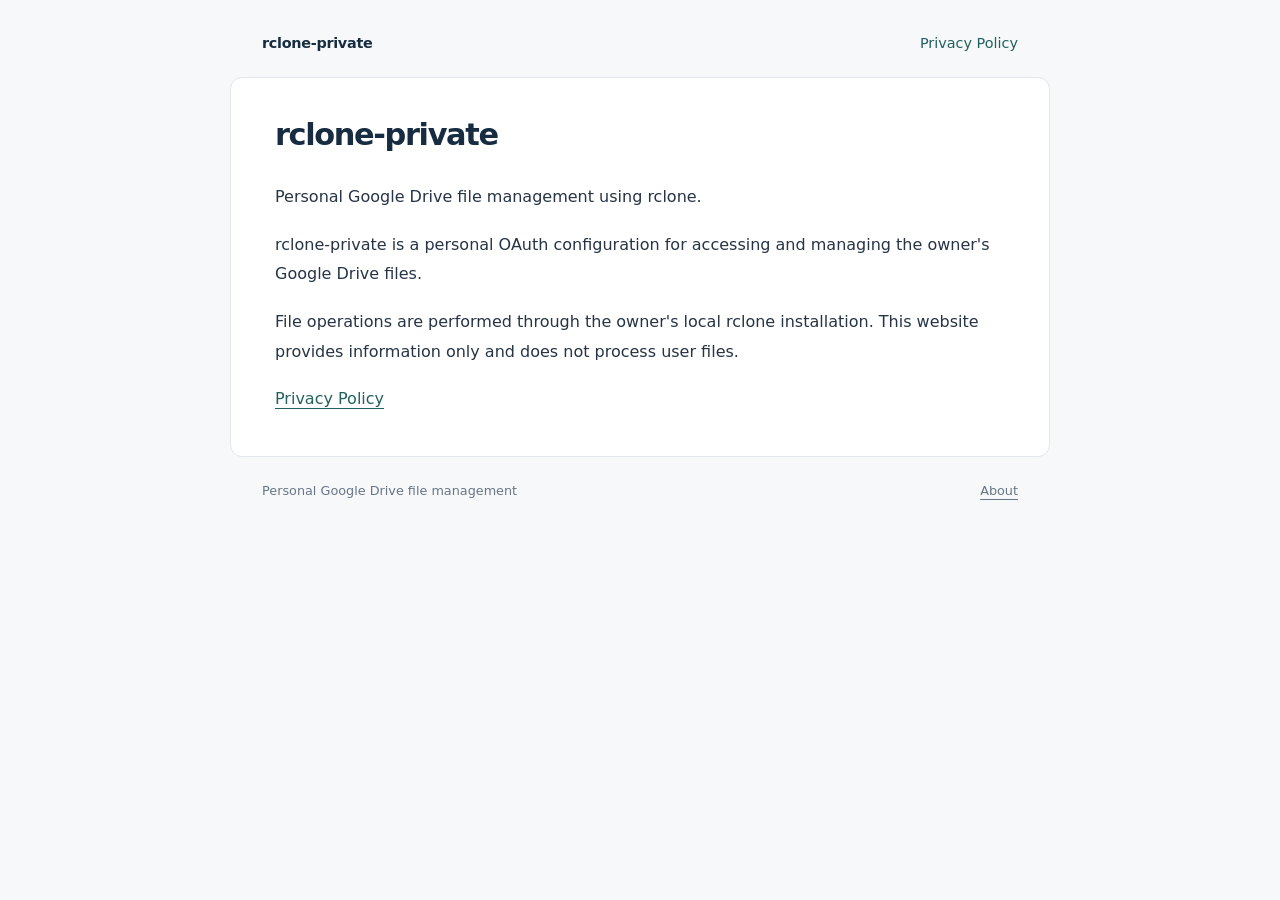
<file: index.html>
<!doctype html>
<html lang="en">
<head>
  <meta charset="utf-8">
  <meta name="viewport" content="width=device-width, initial-scale=1">
  <meta name="description" content="Information and privacy policy for rclone-private, a personal Google Drive file management configuration.">
  <title>rclone-private | Personal Drive File Management</title>
  <link rel="stylesheet" href="style.css">
</head>
<body>
  <header><nav aria-label="Main navigation"><a href="./">rclone-private</a><a href="privacy.html">Privacy Policy</a></nav></header>
  <main>
<h1>rclone-private</h1>
<p>Personal Google Drive file management using rclone.</p>
<p>rclone-private is a personal OAuth configuration for accessing and managing the owner's Google Drive files.</p>
<p>File operations are performed through the owner's local rclone installation. This website provides information only and does not process user files.</p>
<p><a href="privacy.html">Privacy Policy</a></p>
  </main>
  <footer><span>Personal Google Drive file management</span><a href="./">About</a></footer>
</body>
</html>
</file>
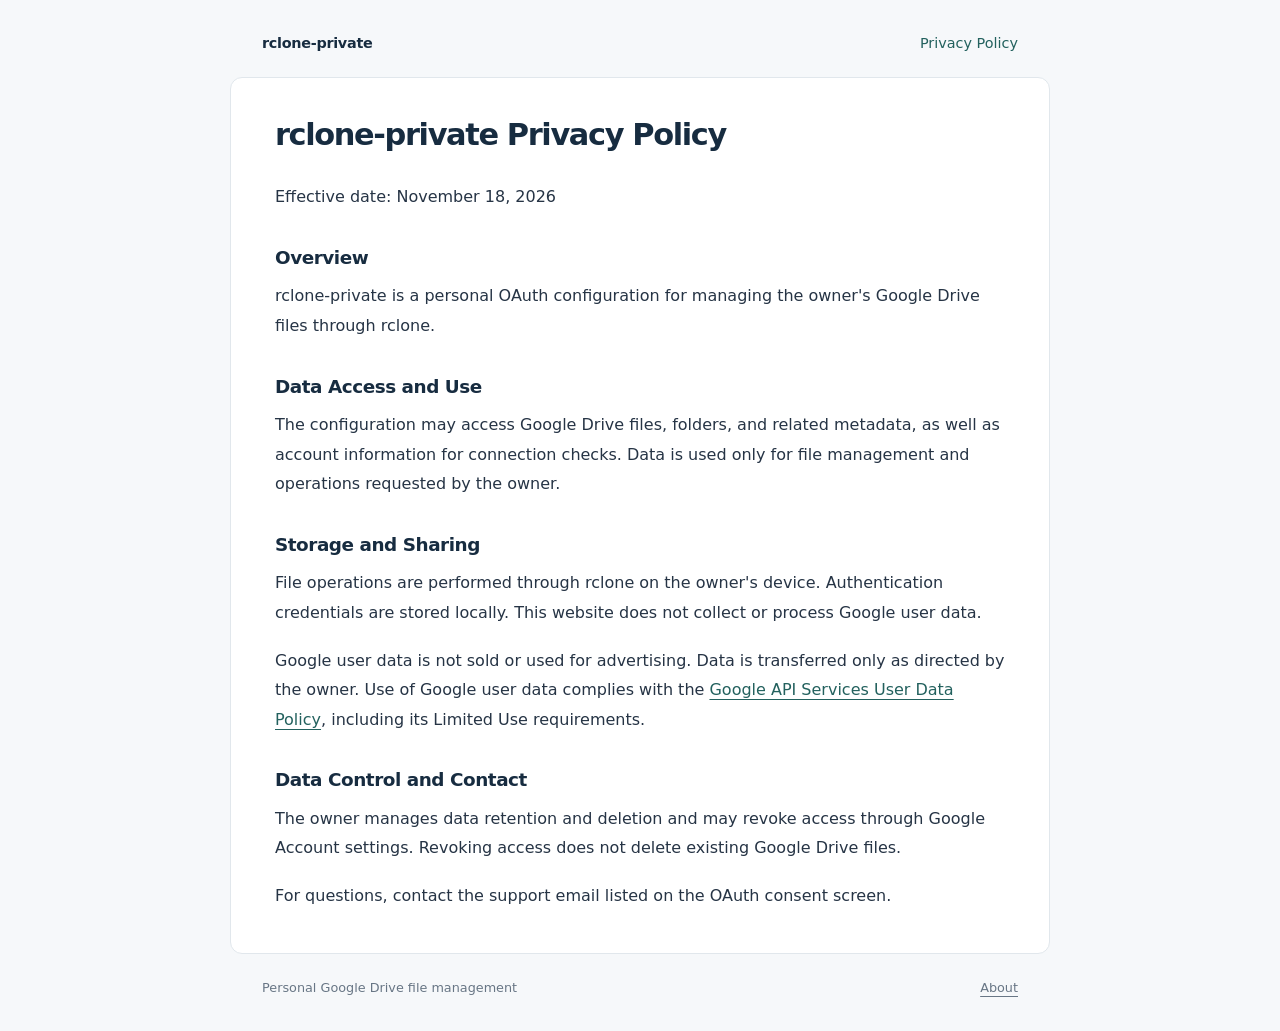
<file: privacy.html>
<!doctype html>
<html lang="en">
<head>
  <meta charset="utf-8">
  <meta name="viewport" content="width=device-width, initial-scale=1">
  <meta name="description" content="Information and privacy policy for rclone-private, a personal Google Drive file management configuration.">
  <title>Privacy Policy | rclone-private</title>
  <link rel="stylesheet" href="style.css">
</head>
<body>
  <header><nav aria-label="Main navigation"><a href="./">rclone-private</a><a href="privacy.html">Privacy Policy</a></nav></header>
  <main>
<h1>rclone-private Privacy Policy</h1>
<p>Effective date: November 18, 2026</p>
<h2>Overview</h2>
<p>rclone-private is a personal OAuth configuration for managing the owner's Google Drive files through rclone.</p>
<h2>Data Access and Use</h2>
<p>The configuration may access Google Drive files, folders, and related metadata, as well as account information for connection checks. Data is used only for file management and operations requested by the owner.</p>
<h2>Storage and Sharing</h2>
<p>File operations are performed through rclone on the owner's device. Authentication credentials are stored locally. This website does not collect or process Google user data.</p>
<p>Google user data is not sold or used for advertising. Data is transferred only as directed by the owner. Use of Google user data complies with the <a href="https://developers.google.com/terms/api-services-user-data-policy">Google API Services User Data Policy</a>, including its Limited Use requirements.</p>
<h2>Data Control and Contact</h2>
<p>The owner manages data retention and deletion and may revoke access through Google Account settings. Revoking access does not delete existing Google Drive files.</p>
<p>For questions, contact the support email listed on the OAuth consent screen.</p>
  </main>
  <footer><span>Personal Google Drive file management</span><a href="./">About</a></footer>
</body>
</html>
</file>
<file: style.css>
:root{font-family:system-ui,-apple-system,"Segoe UI","Malgun Gothic",sans-serif;color:#263445;background:#f6f8fa;font-size:16px;line-height:1.85}
*{box-sizing:border-box}body{margin:0}header,footer,main{max-width:820px;margin:auto}header{padding:30px 32px 20px}nav{display:flex;justify-content:space-between;gap:20px;align-items:center;font-size:.9rem}nav a:first-child{font-weight:750;letter-spacing:-.02em;color:#172c40}a{color:#23615e;text-underline-offset:4px}nav a{text-decoration:none}a:hover{text-decoration:underline}main{background:#fff;border:1px solid #e1e7ec;border-radius:12px;padding:36px 44px 42px}h1{font-size:1.9rem;line-height:1.4;letter-spacing:-.045em;margin:0 0 26px;color:#172c40}h2{font-size:1.15rem;line-height:1.55;letter-spacing:-.025em;margin:32px 0 9px;color:#172c40}p{margin:0 0 18px;word-break:keep-all;overflow-wrap:anywhere}p:last-child{margin-bottom:0}footer{display:flex;justify-content:space-between;gap:20px;padding:22px 32px 32px;color:#687685;font-size:.8rem}footer a{color:inherit}@media(max-width:620px){header{padding:22px 20px 16px}nav{font-size:.8rem}main{border-radius:0;border-left:0;border-right:0;padding:28px 22px 34px}h1{font-size:1.5rem}footer{padding:20px 22px 26px}}
</file>
